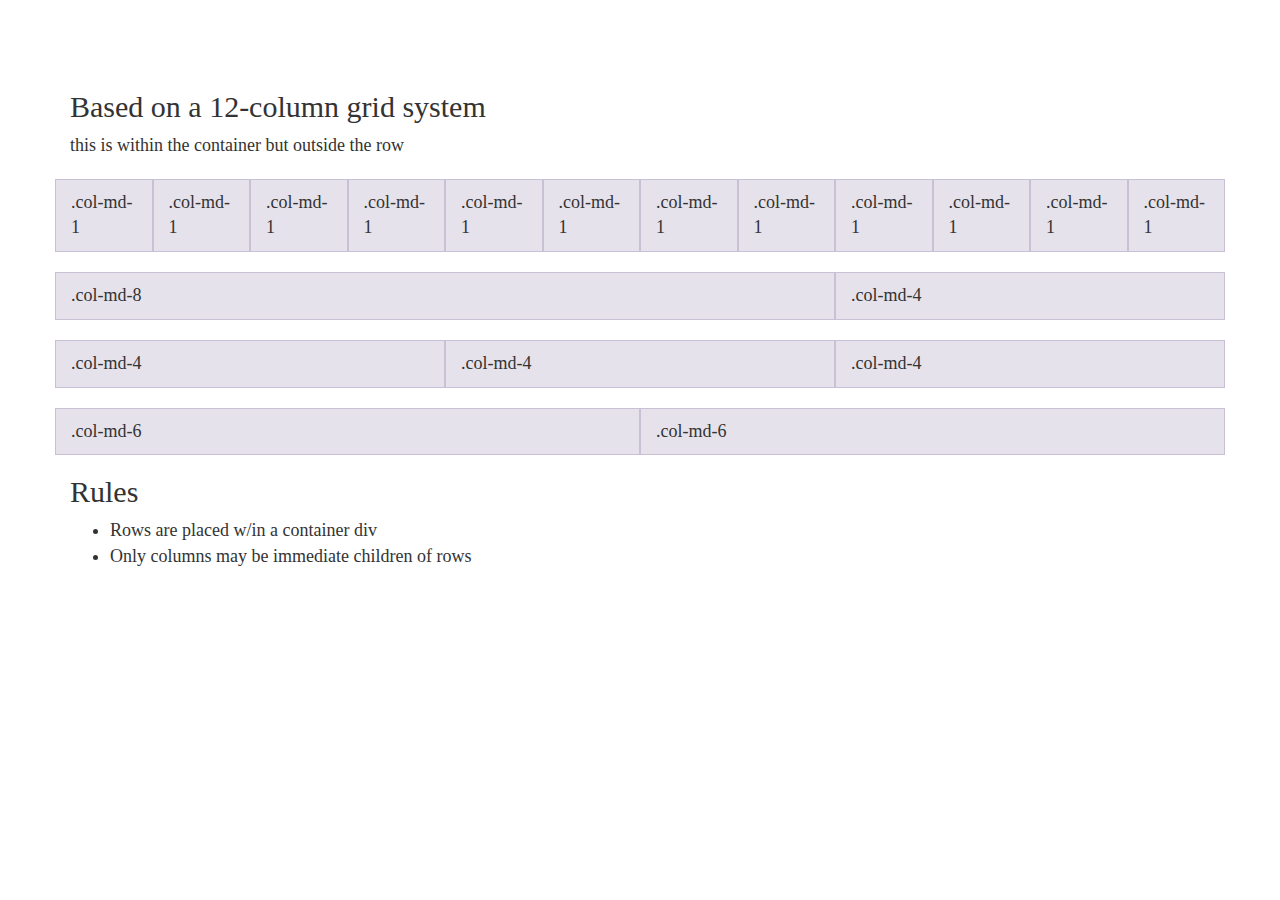
<file: grid.html>
<!DOCTYPE html>
<html lang="en">
  <head>
    <meta charset="utf-8">
    <meta http-equiv="X-UA-Compatible" content="IE=edge">
    <meta name="viewport" content="width=device-width, initial-scale=1">
    <meta name="description" content="">
    <meta name="author" content="">
    <link rel="shortcut icon" href="../../assets/ico/favicon.ico">

    <title>Jumbotron Template for Bootstrap</title>

    <!-- This is our Google Arvo font -->
    <link href='http://fonts.googleapis.com/css?family=Arvo' rel='stylesheet' type='text/css'>

    <!-- Bootstrap core CSS -->
    <link href="css/bootstrap.min.css" rel="stylesheet">

    <!-- Custom styles for this template -->
    <link href="css/custom.css" rel="stylesheet">

    <style>

    .row {
      margin-top: 20px; 
    }

    .row [class^=col-] {
      padding-top: 10px;
      padding-bottom: 10px;
      background-color: #eee;
      background-color: rgba(86,61,124,.15);
      border: 1px solid #ddd;
      border: 1px solid rgba(86,61,124,.2);
    }

    </style> 

    <!-- Just for debugging purposes. Don't actually copy this line! -->
    <!--[if lt IE 9]><script src="../../assets/js/ie8-responsive-file-warning.js"></script><![endif]-->

    <!-- HTML5 shim and Respond.js IE8 support of HTML5 elements and media queries -->
    <!--[if lt IE 9]>
      <script src="https://oss.maxcdn.com/libs/html5shiv/3.7.0/html5shiv.js"></script>
      <script src="https://oss.maxcdn.com/libs/respond.js/1.4.2/respond.min.js"></script>
    <![endif]-->
  </head>

  <body>

    <div class="container">
      <h2>Based on a 12-column grid system</h2>
      <p>this is within the container but outside the row</p>
      <div class="row">
        <div class="col-md-1">.col-md-1</div>
        <div class="col-md-1">.col-md-1</div>
        <div class="col-md-1">.col-md-1</div>
        <div class="col-md-1">.col-md-1</div>
        <div class="col-md-1">.col-md-1</div>
        <div class="col-md-1">.col-md-1</div>
        <div class="col-md-1">.col-md-1</div>
        <div class="col-md-1">.col-md-1</div>
        <div class="col-md-1">.col-md-1</div>
        <div class="col-md-1">.col-md-1</div>
        <div class="col-md-1">.col-md-1</div>
        <div class="col-md-1">.col-md-1</div>
      </div>
      <div class="row">
        <div class="col-md-8">.col-md-8</div>
        <div class="col-md-4">.col-md-4</div>
      </div>
      <div class="row">
        <div class="col-md-4">.col-md-4</div>
        <div class="col-md-4">.col-md-4</div>
        <div class="col-md-4">.col-md-4</div>
      </div>
      <div class="row">
        <div class="col-md-6">.col-md-6</div>
        <div class="col-md-6">.col-md-6</div>
      </div>
      <h2>Rules</h2>
      <ul>
        <li>Rows are placed w/in a container div</li>
        <li>Only columns may be immediate children of rows</li>
      </ul> 
    </div>

  </body>
</html>
</file>
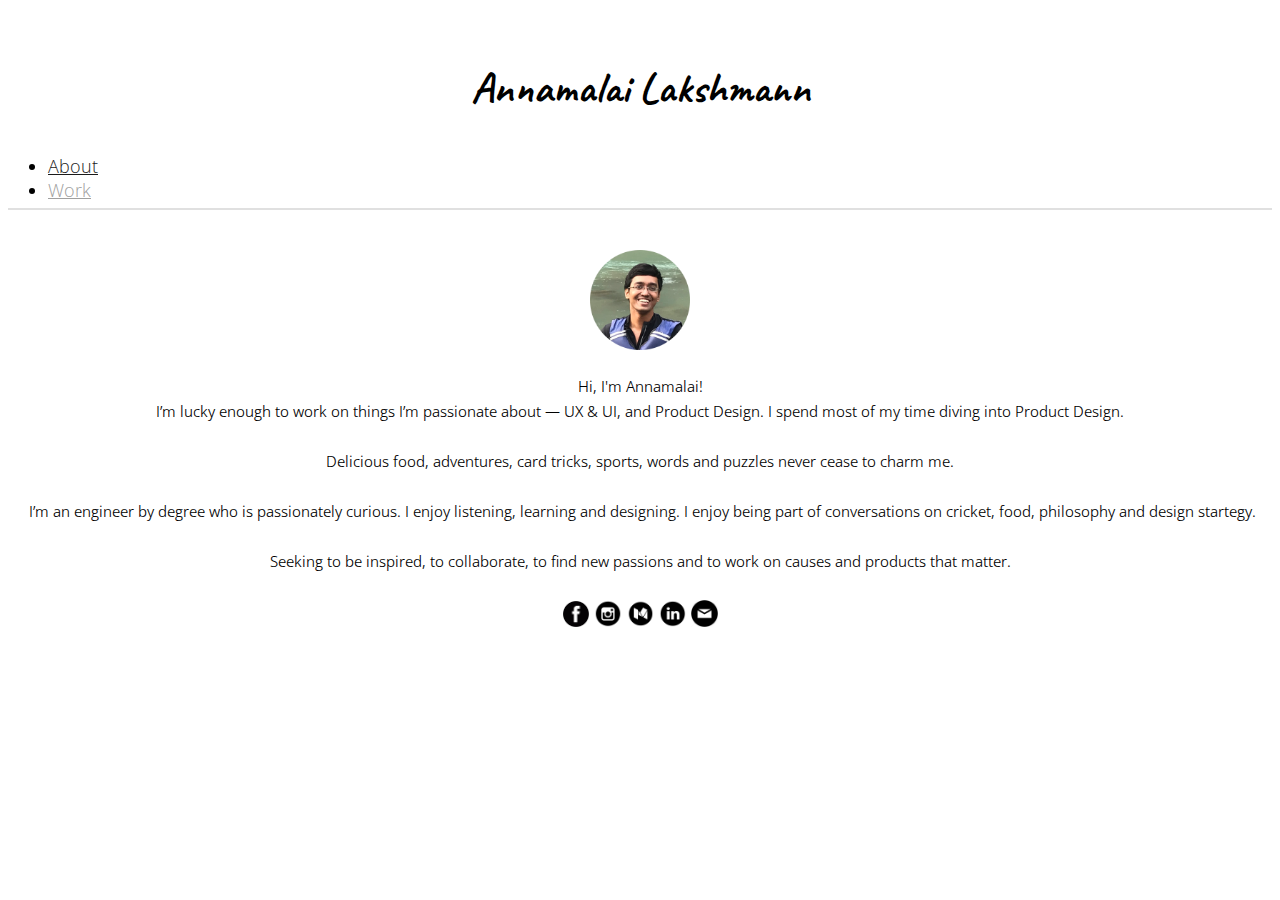
<file: home.html>
<html>
<head>
  <title>Annamalai Lakshmann</title>
  <link rel="stylesheet" href="https://maxcdn.bootstrapcdn.com/bootstrap/4.0.0-beta.3/css/bootstrap.min.css" integrity="sha384-Zug+QiDoJOrZ5t4lssLdxGhVrurbmBWopoEl+M6BdEfwnCJZtKxi1KgxUyJq13dy" crossorigin="anonymous">
    <meta name="viewport" content="width=device-width, initial-scale=1, shrink-to-fit=no">
    <meta charset="utf-8" />
    <meta http-equiv="Content-Type" content="text/html; charset=UTF-8" />
  <link rel="stylesheet" href="css/index.css">

  <link href='https://fonts.googleapis.com/css?family=Caveat' rel='stylesheet' type='text/css'>
  <link href='https://fonts.googleapis.com/css?family=Open Sans' rel='stylesheet' type='text/css'>
  <link rel="stylesheet" href="fonts/font-awesome/css/font-awesome.min.css">


</head>
<body id="index" class="container-fluid spacing">
  <br>
  <div class="sign">
      <!-- <img src="images/about/sign.png" class="img-responsive" style="height: 40px;width: 280px;"> -->
      <h1>Annamalai Lakshmann</h1>
  </div>
 
  <ul class="nav justify-content-center">
    <li class="nav-item">
      <a class="nav-link font-nav" href="#" style="color: #1a1a1a">About</a>
    </li>
      <li class="nav-item">
      <a class="nav-link font-nav" href="work.html">Work</a>
    </li>
  </ul>
  <br>
  <div id="profile">
    <!-- <div class="col-1 mx-auto"> -->
      <img src="images/LandingPage/Annamalai_1.png" class="img-responsive img-circle">
    <!-- </div> -->
  </div><br>
  <div class="row">
    <div class="col-5 mx-auto font-prof" style="text-align: center">
      
    Hi, I'm Annamalai!<br/>
    I’m lucky enough to work on things I’m passionate about — UX & UI, and Product Design. I spend most of my time diving into Product Design.<br><br>

    Delicious food, adventures, card tricks, sports, words and puzzles never cease to charm me.<br><br>
     I’m an engineer by degree who is passionately curious. I enjoy listening, learning and designing. I enjoy being part of conversations on  cricket, food, philosophy and design startegy.<br><br>
     
    Seeking to be inspired, to collaborate, to find new passions and to work on causes and products that matter.<br> <br>

    </div>
  </div>

  <div class="logos row">
    <div class="col-9 mx-auto">
        <div class="row">
        <div class="col-3 mx-auto">
      <a href="https://www.facebook.com/alakshmann"><img src="images/about/Facebook-Black-Circle.png" class="img-responsive img-circle" style="height: 26px;width: 26px;"></a>
      <a href="https://www.instagram.com/alakshmann/"><img src="images/about/insta-black.png" class="img-responsive img-circle" style="height: 28px;width: 28px;"></a>
      <a href="https://medium.com/@annamalai.lakshmann"><img src="images/about/medium.png" class="img-responsive img-circle" style="height: 27px;width: 27px;"></a>
      <a href="https://www.linkedin.com/in/annamalai-lakshmann"><img src="images/about/linkedin_circle_black.png" class="img-responsive img-circle" style="height: 27px;width: 27px;"></a>
      <a href="mailto:annamalai.lakshmann10@gmail.com"><img src="images/about/mail.png" class="img-responsive img-circle" style="height: 27px;width: 27px;"></a>  
        </div>
        </div>
    </div>
  </div>


</body>
</html>
</file>
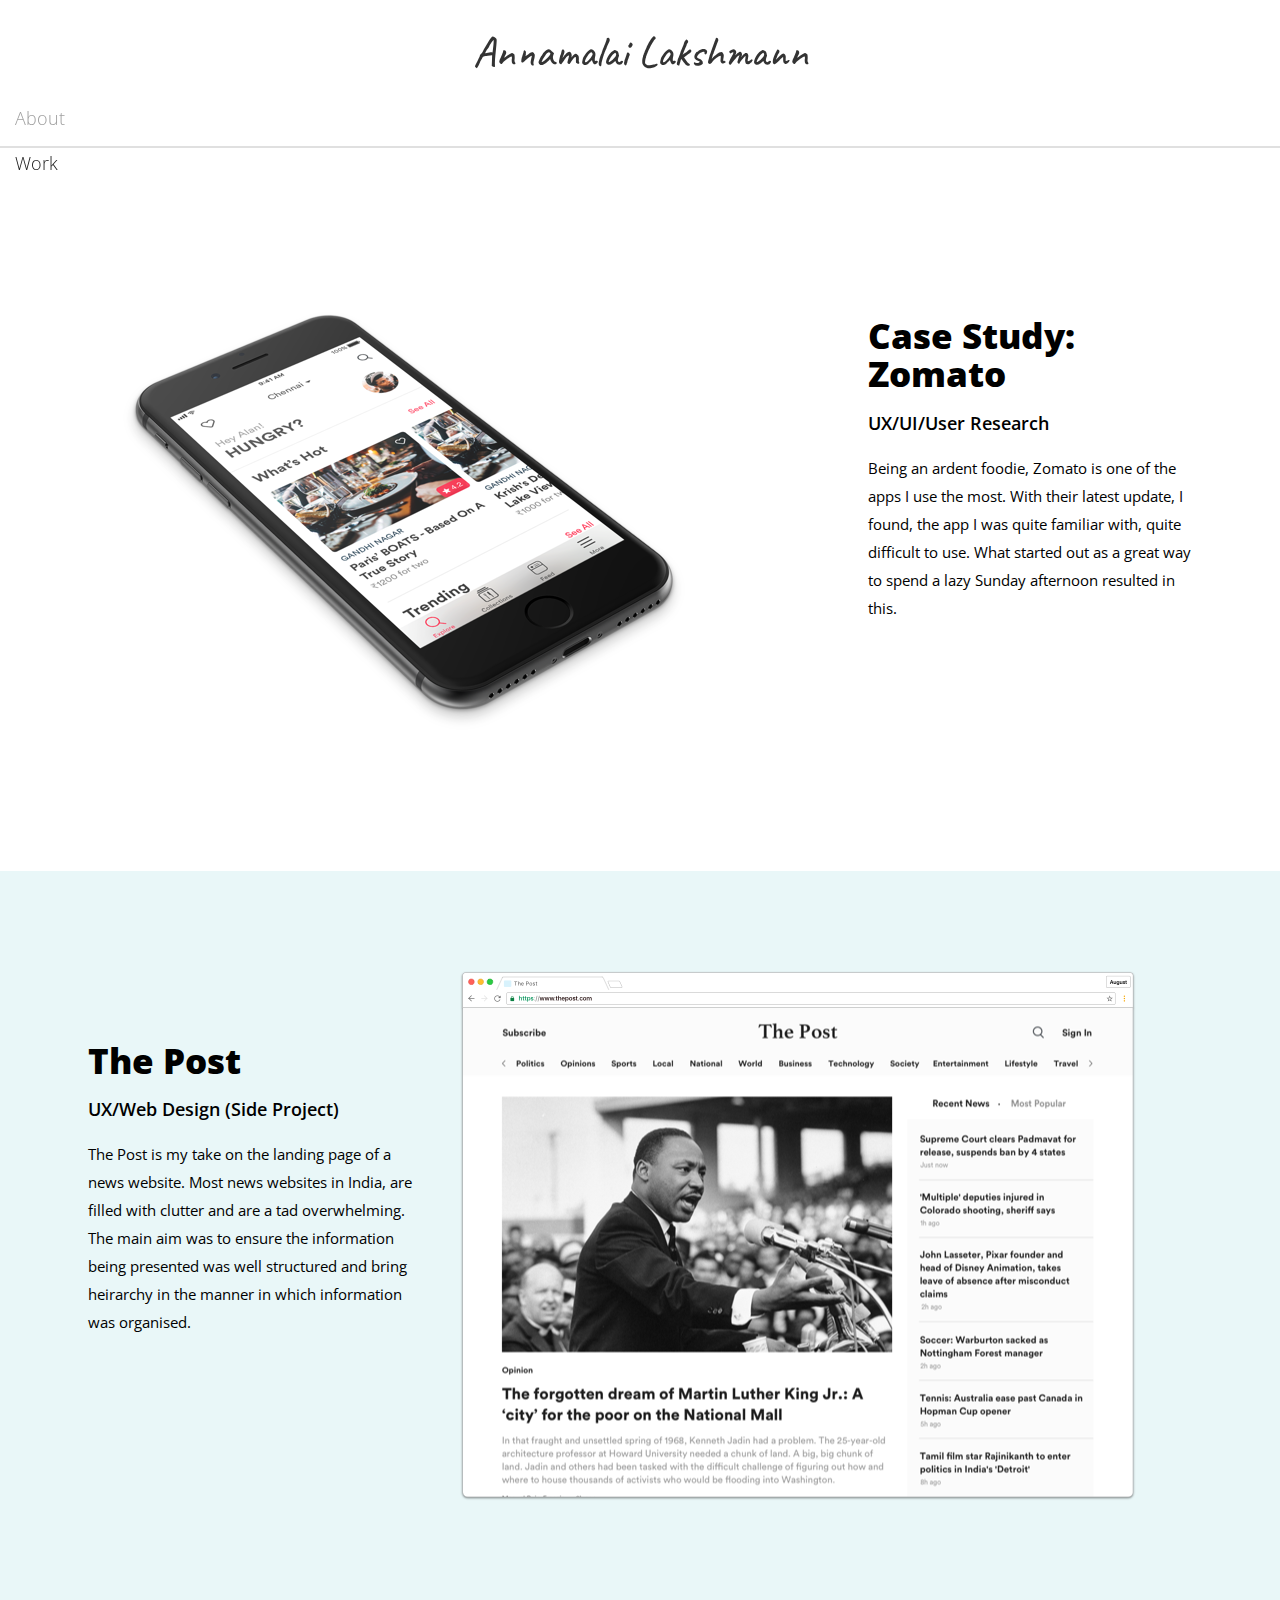
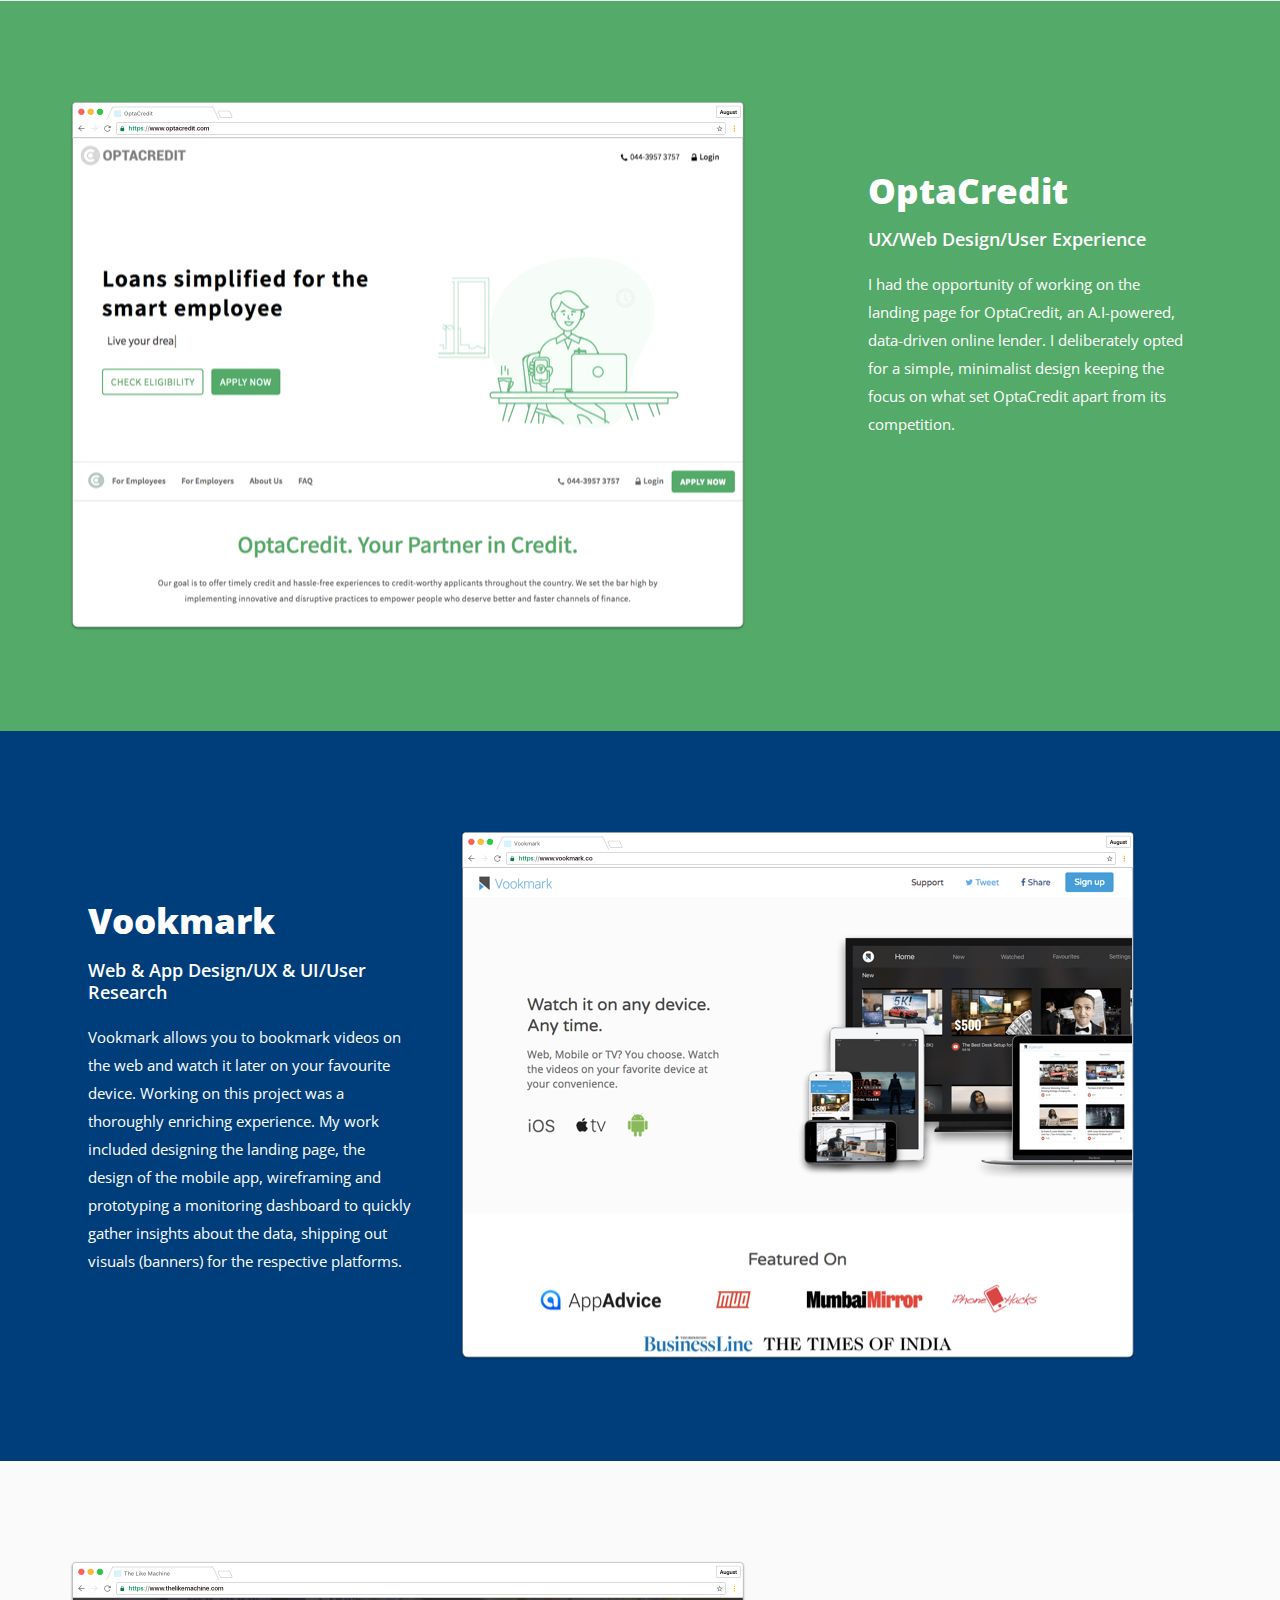
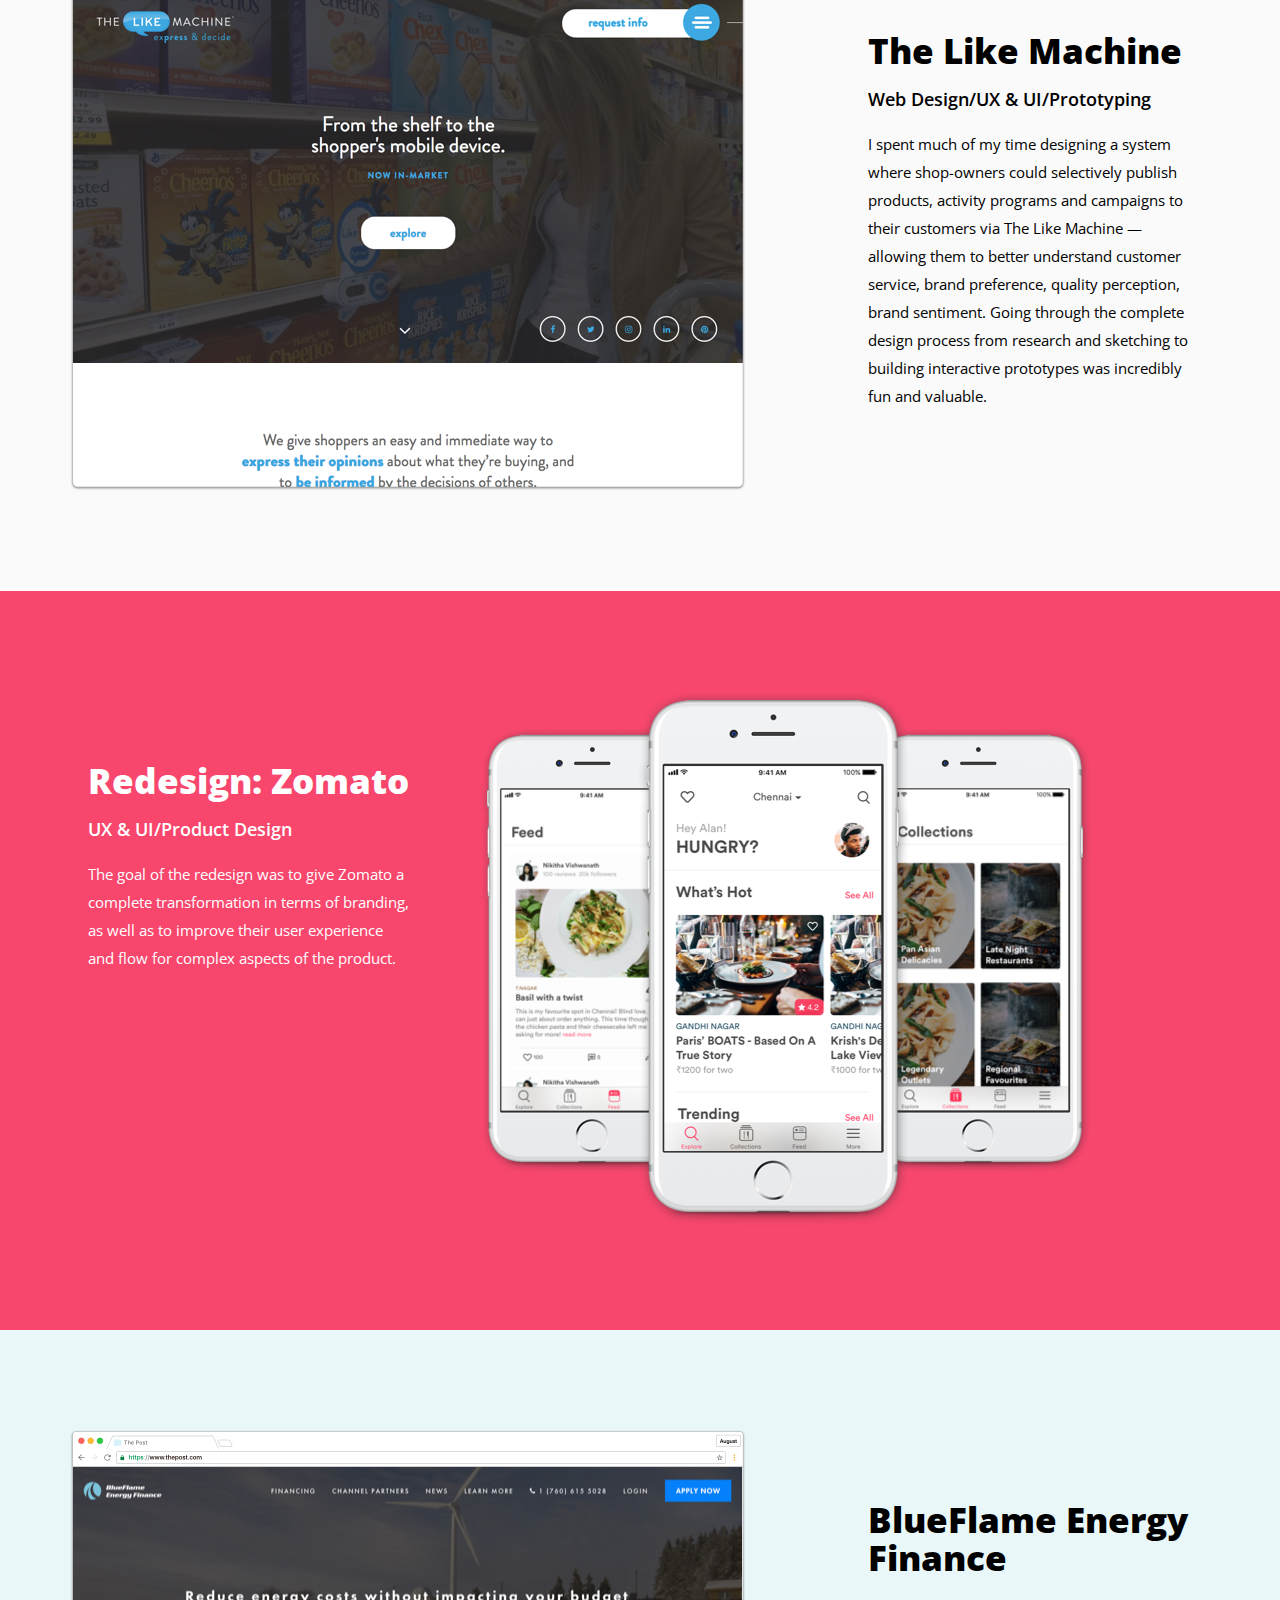
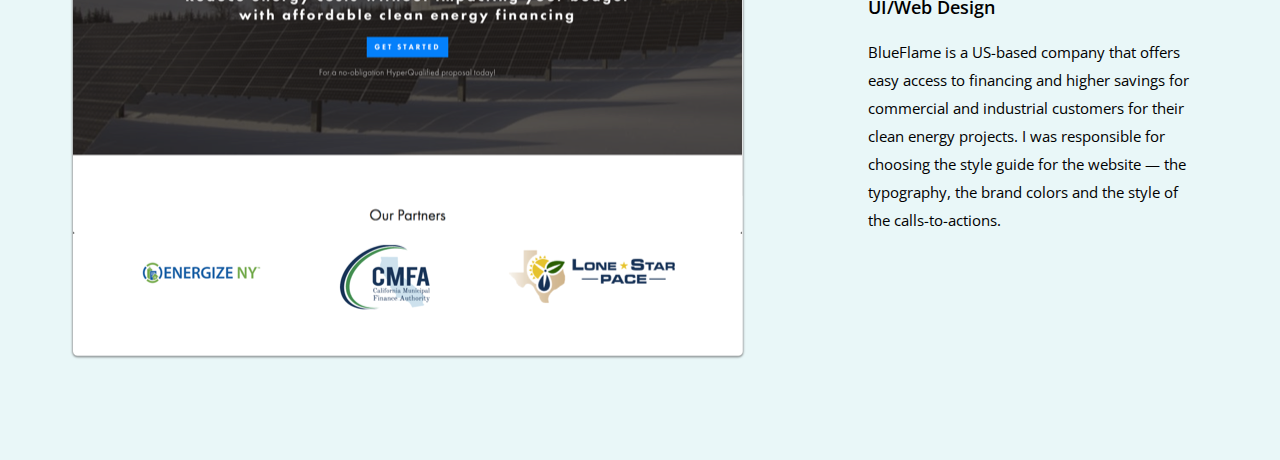
<file: work.html>
<!DOCTYPE html>
<html lang="en">
  <head>
    <meta charset="utf-8">
    <meta http-equiv="X-UA-Compatible" content="IE=edge">
    <meta name="viewport" content="width=device-width, initial-scale=1">
    <meta name="description" content="">
    <meta name="author" content="">
    <link rel="shortcut icon" href="../../assets/ico/favicon.ico">
    <meta charset="utf-8" />
    <meta http-equiv="Content-Type" content="text/html; charset=UTF-8" />

    <title>Annamalai Lakshmann</title>

    <!-- This is our Google Arvo font and Font-Awesome -->
    <link href='https://fonts.googleapis.com/css?family=Open Sans' rel='stylesheet' type='text/css'>
    <link href='https://fonts.googleapis.com/css?family=Caveat' rel='stylesheet' type='text/css'>
    <link rel="stylesheet" href="fonts/font-awesome/css/font-awesome.min.css">

    <!-- Bootstrap core CSS -->
    <link rel="stylesheet" href="https://maxcdn.bootstrapcdn.com/bootstrap/4.0.0-beta.3/css/bootstrap.min.css" integrity="sha384-Zug+QiDoJOrZ5t4lssLdxGhVrurbmBWopoEl+M6BdEfwnCJZtKxi1KgxUyJq13dy" crossorigin="anonymous">   
    <link href="css/bootstrap.min.css" rel="stylesheet">

    <!-- Custom styles for this template -->
    <link href="css/custom.css" rel="stylesheet">
    <!-- <link type="text/css" rel="stylesheet" href="css/style.css"> -->

    <!-- Just for debugging purposes. Don't actually copy this line! -->
    <!--[if lt IE 9]><script src="../../assets/js/ie8-responsive-file-warning.js"></script><![endif]-->

    <!-- HTML5 shim and Respond.js IE8 support of HTML5 elements and media queries -->
    <!--[if lt IE 9]>
      <script src="https://oss.maxcdn.com/libs/html5shiv/3.7.0/html5shiv.js"></script>
      <script src="https://oss.maxcdn.com/libs/respond.js/1.4.2/respond.min.js"></script>
    <![endif]-->
  </head>

<body id="work">
  <br>
  <div class="signature">
    <h1>Annamalai Lakshmann</h1>
  </div>
 <nav class="main-nav">
    <ul class="nav justify-content-center">
      <li class="nav-item">
        <a class="nav-link font-nav" href="index.php" style="background-color: transparent;">About</a>
      </li>
      <li class="nav-item">
        <a class="nav-link font-nav" href="work.html" style="color:#1a1a1a; background-color: transparent;">Work</a>
      </li>
    </ul>
 </nav>
  <div id="sections"> 
    <section id="section1" style="background-color: white;">
      <div class="container homepage">
        <div class="row">
          <div class="col-md-12">
           <div id="design" class="row">
              <div class="col-md-8">
                <!--  <img class="img-responsive" src="images/Project 1.png"> -->
                <a href="https://medium.com/@annamalai.lakshmann/zomato-ios-app-redesign-designing-a-more-convincing-experience-de021f3a452b" target="_blank">
                  <div class="project full-width">
                    <img src="images/Work_Images/Zomato_CaseStudy.png">
                    <div class="overlay momento-overlay">
                      <div class="project-name">VIEW ON MEDIUM</div>
                    </div>
                  </div>
                </a>                  
              </div>
              <div class="col-md-4">
                <div class="content">
                  <h2 style="margin-top: 35px; font-weight: 800; font-size: 35px;">Case Study: Zomato</h2>
                  <h4 style="font-weight: 600; margin-top: 20px;">UX/UI/User Research</h4>
                  <p style="font-size: 15px; margin-top: 20px; margin-bottom: 25px">
                    <!-- <strong>Strong Text to be highlighted comes here <br></strong> -->
                    Being an ardent foodie, Zomato is one of the apps  I use the most. With their latest update, I found, the app I was quite familiar with, quite difficult to use. What started out as a great way to spend a lazy Sunday afternoon resulted in this. <br>
                  </p>                  
                </div>
              </div>
           </div>
          </div>
        </div>
      </div>
    </section> <!--- end of one section -->

    <section id="section1" style="background-color: #e9f7f8;">
      <div class="container homepage">
        <div class="row">
          <div class="col-md-12">
           <div id="design" class="row">
              <div class="col-md-4">
                <div class="content">
                  <h2 style="margin-top: 35px; font-weight: 800; font-size: 35px;">The Post</h2>
                  <h4 style="font-weight: 600; margin-top: 20px;">UX/Web Design (Side Project)</h4>
                  <p style="font-size: 15px; margin-top: 20px; margin-bottom: 25px">
                    <!-- <strong>Strong Text to be highlighted comes here <br></strong> -->
                    The Post is my take on the landing page of a news website. Most news websites in India, are filled with clutter and are a tad overwhelming. The main aim was to ensure the information being presented was well structured and bring heirarchy in the manner in which information was organised. 
<br>
                  </p>                  
                </div>
              </div>           
              <div class="col-md-8">
                <!--  <img class="img-responsive" src="images/Project 1.png"> -->
                <a href="https://www.behance.net/gallery/61171295/The-Post" target="_blank">
                  <div class="project full-width">
                    <img src="images/Work_Images/ThePost.png">
                    <div class="overlay momento-overlay">
                      <div class="project-name">VIEW ON BEHANCE</div>
                    </div>
                  </div>
                </a>                  
              </div>
           </div>
          </div>
        </div>
      </div>
    </section> <!--- end of one section -->


    <section id="section1" style="background-color: #54aa69;">
      <div class="container homepage">
        <div class="row">
          <div class="col-md-12">
           <div id="design" class="row">           
              <div class="col-md-8">
                <!--  <img class="img-responsive" src="images/Project 1.png"> -->
                <a href="https://www.optacredit.com" target="_blank">
                  <div class="project full-width">
                    <img src="images/Work_Images/OptaCredit.png">
                    <div class="overlay momento-overlay">
                      <div class="project-name">VIEW SITE</div>
                    </div>
                  </div>
                </a>                  
              </div>
              <div class="col-md-4">
                <div class="content white-font">
                  <h2 style="margin-top: 35px; font-weight: 800; font-size: 35px;">OptaCredit</h2>
                  <h4 style="font-weight: 600; margin-top: 20px;">UX/Web Design/User Experience</h4>
                  <p style="font-size: 15px; margin-top: 20px; margin-bottom: 25px">
                    <!-- <strong>Strong Text to be highlighted comes here <br></strong> -->
                    I had the opportunity of working on the landing page for OptaCredit, an A.I-powered, data-driven online lender. I deliberately opted for a simple, minimalist design keeping the focus on what set OptaCredit apart from its competition.<br>
                  </p>                  
                </div>
              </div>              
           </div>
          </div>
        </div>
      </div>
    </section> <!--- end of one section -->

    <section id="section1" style="background-color: #003e7b;">
      <div class="container homepage">
        <div class="row">
          <div class="col-md-12">
           <div id="design" class="row">
              <div class="col-md-4">
                <div class="content white-font">
                  <h2 style="margin-top: 35px; font-weight: 800; font-size: 35px;">Vookmark</h2>
                  <h4 style="font-weight: 600; margin-top: 20px; line-height: 120%;">Web & App Design/UX & UI/User Research</h4>
                  <p style="font-size: 15px; margin-top: 20px; margin-bottom: 25px">
                    <!-- <strong>Strong Text to be highlighted comes here <br></strong> -->
                    Vookmark allows you to bookmark videos on the web and watch it later on your favourite device. Working on this project was a thoroughly enriching experience. My work included designing the landing page, the design of the mobile app, wireframing and prototyping a monitoring dashboard to quickly gather insights about the data, shipping out visuals (banners) for the respective platforms.<br>
                  </p>                  
                </div>
              </div>           
              <div class="col-md-8">
                <!--  <img class="img-responsive" src="images/Project 1.png"> -->
                <a href="https://www.behance.net/gallery/61428017/Vookmark-Landing-Page-NFN-Labs" target="_blank">
                  <div class="project full-width">
                    <img src="images/Work_Images/Vookmark.png">
                    <div class="overlay momento-overlay">
                      <div class="project-name">VIEW ON BEHANCE</div>
                    </div>
                  </div>
                </a>                  
              </div>
           </div>
          </div>
        </div>
      </div>
    </section> <!--- end of one section -->


    <section id="section1" style="background-color: #fafafa;">
      <div class="container homepage">
        <div class="row">
          <div class="col-md-12">
           <div id="design" class="row">
              <div class="col-md-8">
                <!--  <img class="img-responsive" src="images/Project 1.png"> -->
                <a href="https://www.thelikemachine.com" target="_blank">
                  <div class="project full-width">
                    <img src="images/Work_Images/TheLikeMachine.png">
                    <div class="overlay momento-overlay">
                      <div class="project-name">VIEW SITE</div>
                    </div>
                  </div>
                </a>                  
              </div>
              <div class="col-md-4">
                <div class="content">
                  <h2 style="margin-top: 35px; font-weight: 800; font-size: 35px;">The Like Machine</h2>
                  <h4 style="font-weight: 600; margin-top: 20px;">Web Design/UX & UI/Prototyping</h4>
                  <p style="font-size: 15px; margin-top: 20px; margin-bottom: 25px">
                    <!-- <strong>Strong Text to be highlighted comes here <br></strong> -->
                    I spent much of my time designing a system where shop-owners could selectively publish products, activity programs and campaigns to their customers via The Like Machine — allowing them to better understand customer service, brand preference, quality perception, brand sentiment. Going through the complete design process from research and sketching to building interactive prototypes was incredibly fun and valuable.<br>
                  </p>                  
                </div>
              </div>
           </div>
          </div>
        </div>
      </div>
    </section> <!--- end of one section -->


    <section id="section1" style="background-color: #f8466d;">
      <div class="container homepage">
        <div class="row">
          <div class="col-md-12">
           <div id="design" class="row">
              <div class="col-md-4">
                <div class="content white-font">
                  <h2 style="margin-top: 35px; font-weight: 800; font-size: 35px;">Redesign: Zomato</h2>
                  <h4 style="font-weight: 600; margin-top: 20px;">UX & UI/Product Design</h4>
                  <p style="font-size: 15px; margin-top: 20px; margin-bottom: 25px">
                    <!-- <strong>Strong Text to be highlighted comes here <br></strong> -->
                    The goal of the redesign was to give Zomato a complete transformation in terms of branding, as well as to improve their user experience and flow for complex aspects of the product.<br>
                  </p>                  
                </div>
              </div>           
              <div class="col-md-8">
                <!--  <img class="img-responsive" src="images/Project 1.png"> -->
                <a href="https://www.behance.net/gallery/61409219/Zomato-iOS-app-Redesign" target="_blank">
                  <div class="project full-width">
                    <img src="images/Work_Images/Zomato Redesign.png">
                    <div class="overlay momento-overlay">
                      <div class="project-name">VIEW ON BEHANCE</div>
                    </div>
                  </div>
                </a>                  
              </div>
           </div>
          </div>
        </div>
      </div>
    </section> <!--- end of one section -->

    <section id="section1" style="background-color: #e9f7f8;">
      <div class="container homepage">
        <div class="row">
          <div class="col-md-12">
           <div id="design" class="row">
              <div class="col-md-8">
                <!--  <img class="img-responsive" src="images/Project 1.png"> -->
                <a href="https://blueflameenergyfinance.com" target="_blank">
                  <div class="project full-width">
                    <img src="images/Work_Images/BlueFlame.png">
                    <div class="overlay momento-overlay">
                      <div class="project-name">VIEW SITE</div>
                    </div>
                  </div>
                </a>                  
              </div>
              <div class="col-md-4">
                <div class="content">
                  <h2 style="margin-top: 35px; font-weight: 800; font-size: 35px;">BlueFlame Energy Finance</h2>
                  <h4 style="font-weight: 600; margin-top: 20px;">UI/Web Design</h4>
                  <p style="font-size: 15px; margin-top: 20px; margin-bottom: 25px">
                    <!-- <strong>Strong Text to be highlighted comes here <br></strong> -->
                    BlueFlame is a US-based company that offers easy access to financing and higher savings for commercial and industrial customers for their clean energy projects. I was responsible for choosing the style guide for the website — the typography, the brand colors and the style of the calls-to-actions.
<br>
                  </p>                  
                </div>
              </div>
           </div>
          </div>
        </div>
      </div>
    </section> <!--- end of one section -->
  </div>  
                        





    <!-- Bootstrap core JavaScript
    ================================================== -->
    <!-- Placed at the end of the document so the pages load faster -->
    <script src="https://ajax.googleapis.com/ajax/libs/jquery/1.11.0/jquery.min.js"></script>
    <script src="js/bootstrap.min.js"></script>
    <script>
      var mainnav = $(".main-nav");
      $(window).scroll(function() {
        if ( $(this).scrollTop() > 128 ) {
          mainnav.addClass("main-nav-scrolled");
        }
        else {
          mainnav.removeClass("main-nav-scrolled");
        }
      });
    </script>
  </body>
</html>
</file>
<file: css/custom.css>
body {
  padding-top: 70px;
  font-family: Open Sans;
  font-size: 18px;
  background-color: white;
}

.signature {
  background: white;
  font-family: "Caveat";
  font-size: 200%;
  text-align: center;
  position: fixed;
  top: 9px;
  width: 100%;
}

a {
  color: #a0a0a0;
}

a:hover {
  color: #1a1a1a;
}

.signature h1 {
  font-family: "Caveat";
  font-size: 120%;
  margin-bottom: 0px;  
}

.main-nav, #sections {
  position: relative;
}

.main-nav {
  height: 50px;
  z-index: 150;
  box-shadow: 0 2px 0 #e0e0e0;
  background-color: white;
}

.main-nav-scrolled {
  position: fixed;
  top: 0;
  width: 100%;  
}

#section1 {
	color: black;
}

#section1 .col-md-4 {
	text-align: left;
	/*margin-top: 40px;*/
	/*margin-bottom: 40px;*/
  display: inline-block;
  line-height: 28px;
}

#section1 .col-md-8 {
	/*margin-top: 40px;*/
	/*margin-bottom: 40px;*/
}

#section1 .col-md-12 {
  margin-top: 100px;
  margin-bottom: 100px;
}

.col-md-8 img {
	max-width: 100%;
	float: none;

}

.content {
  padding: 5%;
  margin: 5% 0% 5%;
}

.white-font {
  color: white;
}
.overlay{
  /*background-color: gold;*/
  position: absolute;
  top: 0;
  left: 17px;
  width: 88.5%;
  height: 100%;
  text-align: center;
  opacity: 0;
  transition: 0.5s all;
  border-radius: 8px;
}

.overlay:hover{
  opacity: 1;
}

.project-name{
  position: absolute;
  top: 50%;
  left: 50%;
  transform: translate(-50%, 0%);
  color: #fff;
  font-family: Open Sans;
  font-size: 32px;
  font-weight: 700;
  transition: 0.7s all;
}

.overlay:hover .project-name{
  transform: translate(-50%, -50%);
}

.momento-overlay{
  background-color: rgba(66, 55, 59, 0.5);
  box-shadow: 0 11px 43px 0 rgba(66, 55, 59, 0.5);
}

.navbar-inverse {
    background-color: #fffffff0;
    border-color: #333;
}

.navbar-inverse .navbar-nav li a {
	color: black;
}

.navbar-collapse, .navbar-header {
  margin-bottom: 12px;
  margin-top: 12px;
}

.navbar-center {
  position: absolute;
  left: 50%;
  transform: translatex(-50%);
}

h1.logo {
	margin: 5px 15px 0 0;
	display: inline-block;
	font-size: 0;
	vertical-align: top;
}

h1.logo a {
	display: block;
    margin: 0 auto;
    padding: 0;
    text-align: center;
    color: black;
    font-size: 18px;
    text-decoration: none;
    line-height: 40px;
    font-weight: 700;
    background: #b3cccc;
    width: 40px;
    height: 40px;
    border-radius: 50%;    
}







.centered { 
  float: none;
  margin-left: 0;
  margin-right: 0;
}

.font-nav {
  font-size: 100%;
  font-style: normal;
  font-weight: 200;
  font-family: "Open Sans";
}

.font-prof {
  font-size: 85%;
  font-style: normal;
  font-weight: 350;
  font-family: "Open Sans";
  line-height:  25px;
}

.sign, #profile, .logos {
 text-align: center;
}

#profile img {
  width: 100;
}
.sign h1 {
  font-family: "Caveat";
  font-size: 240%;
}
</file>
<file: css/index.css>
body {
  padding-top: 0px;
  font-family: Open Sans;
  font-size: 18px;
  background-color: white; 
}

.centered { 
  float: none;
  margin-left: 0;
  margin-right: 0;
}

.justify-content-center {
	box-shadow: 0 2px 0 #e0e0e0;
	padding-bottom: 6px;	
	padding-top: .8%
}
.font-nav {
  font-size: 100%;
  font-style: normal;
  font-weight: 200;
  font-family: "Open Sans";
}

.font-prof {
  font-size: 85%;
  font-style: normal;
  font-weight: 350;
  font-family: "Open Sans";
  line-height:  25px;
}

.sign, #profile, .logos {
 text-align: center;
}

#profile img {
  width: 100;
}

.sign h1 {
  font-family: "Caveat";
  font-size: 240%;
}

a {
	color: #a0a0a0;
}

a:hover {
	color: #1a1a1a;
}
</file>
<file: css/style.css>
::-moz-selection {
    /* Code for Firefox */
    background: #E0F5F7;
}

::selection {
    background: #E0F5F7;
}

#header{
  padding: 25px 75px 0px 75px;
}


body {
    color: #263233;
    padding: 0px 0px 25px 0px;
    margin: 0px;
}

.container{
  width: 100%;
  text-align: center;
}

.content{
  max-width: 1400px;
}

h1 {
    font-family: "soleil";
}

h3 {
    font-family: "soleil";
    font-size: 28px;
    font-weight: lighter;
    color: #B9BCBC;

}

hr{
  width: 200px;
  text-align: left;
  margin-left:0;
  border: 1px solid #E3E6E6;
}

a {
    text-decoration: none;
    color: #6488E5;
    transition: 0.5s all;
}

.content a:hover {
    color: #3A5394;
}

span, p, li{
  font-family: "adobe-garamond-pro";
  line-height: 30px;
  font-size: 20px;
  max-width: 750px;
}

li{
  margin-top: 15px;
}

a:hover {
    color: #6488E5;
}

.content {
    max-width: 1400px;
    margin: 0 auto;
    margin-top: 100px;
    padding: 0px;
    text-align: left;
}

@media screen
  and (min-width: 1200px)
  and (max-width: 1600px){

  .content{
    max-width: 1000px;
  }
}

@media screen
  and (max-width: 1200px){

  .content{
    max-width: 80%;
  }
}


.project{
  display: inline-block;
  left: 0px;
  position: relative;
  margin-top: 3%;
  padding: 0px;
}

.project img{
  max-width: 100%;
  display: block;
}

.half-width{
  width: 48%;
}

.full-width{
  width: 100%;
  border-radius: 8px;
}

.twothirds-width{
  width: 64.10%;
  border-radius: 8px;
}

.third-width{
  width: 33%;
  border-radius: 8px;
}

.full-width img, .twothirds-width img, .third-width img{
  border-radius: 8px;
}

.about-image{
  margin-top: 30px;
}

.about-image img{
width: 100%;
}

.right-project{
  height: auto;
  float: right;
}

/*#header .logo{
  display: inline;
}*/

#header .navigation{
  display: inline;
  float: right;
  margin-top: 11px;
}

#header .navigation a{
margin-left: 35px;
font-family: "soleil";
color: #BDC1C1;
font-size: 13px;
text-transform: uppercase;
font-weight: 400;
}

#header .navigation a:hover, #header .navigation .selected{
color: #7D8485;
}

.overlay{
  /*background-color: gold;*/
  position: absolute;
  top: 0;
  left: 0;
  width: 100%;
  height: 100%;
  text-align: center;
  opacity: 0;
  transition: 0.5s all;
  border-radius: 8px;
}

.overlay:hover{
  opacity: 1;
}

.project-name{
  position: absolute;
  top: 50%;
  left: 50%;
  transform: translate(-50%, 0%);
  color: #fff;
  font-family: soleil;
  font-size: 32px;
  font-weight: 700;
  transition: 0.7s all;
}

.overlay:hover .project-name{
  transform: translate(-50%, -50%);
}

.raphael-overlay{
background-color: rgba(142,207,255,0.4);
box-shadow: 0 11px 43px 0 #A2D3FF;
}

.momento-overlay{
background-color: rgba(255, 169, 202, 0.5);
box-shadow: 0 11px 43px 0 rgba(255,192,205,0.7);
}

.mobilize-overlay{
  background: rgba(172,227,231,0.6);
  box-shadow: 0 11px 43px 0 rgba(146,224,215,0.45);
}

.stripes-overlay{
  background: rgba(255,197,180,0.5);
  box-shadow: 0 11px 43px 0 rgba(255,192,205,0.5);
}

.waze-overlay{
  background: rgba(179,232,248,0.5);
  box-shadow: 0 11px 43px 0 rgba(0,198,255,0.3);
}

.footer{
  margin-top: 45px;
}

.footer .copyrights{
  float: right;
  display: inline;
}

.footer h1{
  display: inline;
}

@media (max-width: 1024px) {
    span, p, li{
      font-family: "adobe-garamond-pro";
      line-height: 25px;
      font-size: 17px;
    }

    h1{
      font-size: 24px;
    }

    h3{
      font-size: 16px;
    }

    hr{
      width: 100px;
    }

    li{
      margin-top: 30px;
    }

    #header{
      text-align: center;
    }

    #header .navigation{
      float: none;
      margin-top: 11px;
      display: block;
    }

    #header .navigation a{
      font-size: 13px;
      margin-left: 15px;
    }

    .content{
      margin-top: 50px;
    }

    .footer .copyrights{
      float: none;
    }

    .project-name{
      font-size: 20px;
    }

    .twothirds-width{
      width: 63%;
    }

    .third-width{
      width: 32.5%;
    }

}
</file>
